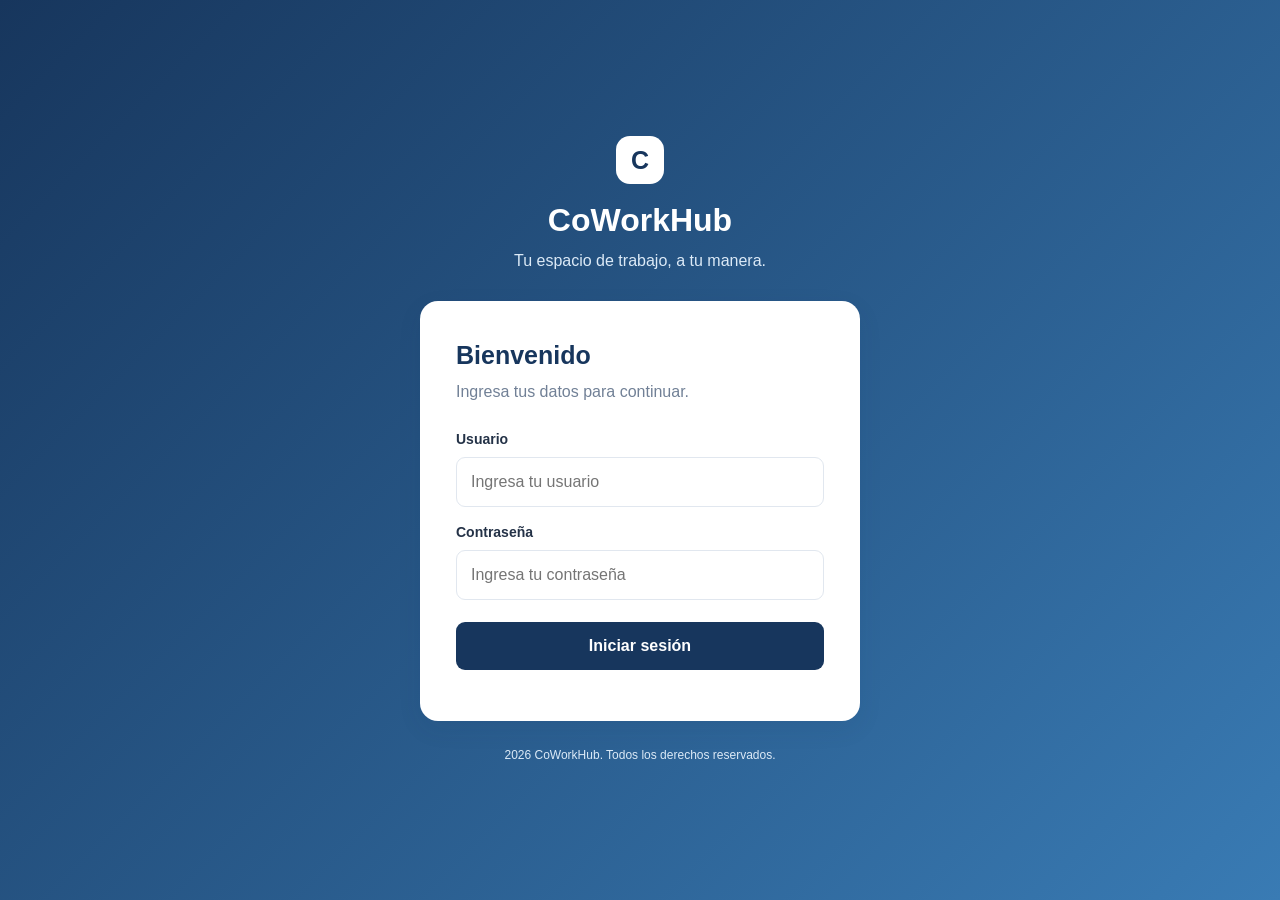
<file: frontend/index.html>
<!DOCTYPE html>
<html lang="en">
<head>
    <meta charset="UTF-8">
    <meta name="viewport" content="width=device-width, initial-scale=1.0">
    <title>CoWorkHub | Iniciar Sesión</title>
    <link rel="stylesheet" href="css/styles.css">
    <script src="js/api.js" defer></script>
    <script src="js/auth.js" defer></script>
</head>
<body class="login-page">

    <main class="login-container">
        <section class="login-brand">
            <div class="brand-icon">C</div>
            <h1>CoWorkHub</h1>
            <p>Tu espacio de trabajo, a tu manera.</p>
        </section>

        <section class="login-card">
            <h2>Bienvenido</h2>
            <p class="subtitle">Ingresa tus datos para continuar.</p>

            <form id="loginForm">
                <label for="username">Usuario</label>
                <input
                    type="text"
                    id="username"
                    placeholder="Ingresa tu usuario"
                    required
                >

                <label for="password">Contraseña</label>
                <input
                    type="password"
                    id="password"
                    placeholder="Ingresa tu contraseña"
                    required
                >

                <button type="submit" class="btn-primary" id="loginButton">
                    Iniciar sesión
                </button>

                <p id="loginMessage" class="message"></p>
            </form>
        </section>

        <footer>2026 CoWorkHub. Todos los derechos reservados.</footer>
    </main>
</body>
</html>
</file>
<file: frontend/css/styles.css>
/* CONFIGURACIÓN GENERAL */
:root {
    --primary: #17365D;
    --secondary: #245B91;
    --light-blue: #EAF2FA;
    --background: #F5F7FB;
    --white: #FFFFFF;
    --text: #243247;
    --muted: #718096;
    --border: #E1E7EF;
    --success: #16865B;
    --danger: #C03945;
    --shadow: 0 8px 24px rgba(23, 54, 93, 0.08);
}

* {
    box-sizing: border-box;
    margin: 0;
    padding: 0;
}

body {
    font-family: Arial, Helvetica, sans-serif;
    color: var(--text);
    background: var(--background);
    line-height: 1.5;
}

a {
    color: inherit;
    text-decoration: none;
}

button, input {
    font: inherit;
}

/* INICIO DE SESIÓN */

.login-page {
    min-height: 100vh;
    display: flex;
    justify-content: center;
    align-items: center;
    padding: 24px;
    background: linear-gradient(135deg, #17365D, #397BB4);
}

.login-container {
    width: 100%;
    max-width: 440px;
    text-align: center;
}

.login-brand {
    color: var(--white);
    margin-bottom: 28px;
}

.login-brand h1 {
    font-size: 32px;
    margin-top: 12px;
}

.login-brand p {
    color: #DCEAF7;
    margin-top: 5px;
}

.brand-icon {
    width: 48px;
    height: 48px;
    display: flex;
    align-items: center;
    justify-content: center;
    border-radius: 14px;
    background: var(--secondary);
    color: var(--white);
    font-size: 25px;
    font-weight: bold;
}

.login-brand .brand-icon {
    margin: auto;
    background: var(--white);
    color: var(--primary);
}

.login-card {
    padding: 36px;
    background: var(--white);
    border-radius: 18px;
    box-shadow: var(--shadow);
    text-align: left;
}

.login-card h2 {
    font-size: 25px;
    color: var(--primary);
}

.subtitle {
    color: var(--muted);
    margin: 5px 0 25px;
}

/* FORMULARIOS */

label {
    display: block;
    font-weight: 600;
    font-size: 14px;
    margin: 15px 0 7px;
}

input {
    width: 100%;
    padding: 12px 14px;
    border: 1px solid var(--border);
    border-radius: 9px;
    background: var(--white);
    outline: none;
}

input:focus {
    border-color: var(--secondary);
    box-shadow: 0 0 0 3px rgba(36, 91, 145, 0.12);
}

.btn-primary,
.btn-secondary,
.btn-logout {
    border: none;
    border-radius: 9px;
    padding: 12px 18px;
    cursor: pointer;
    font-weight: 600;
    transition: 0.2s;
}

.btn-primary {
    width: 100%;
    margin-top: 22px;
    background: var(--primary);
    color: var(--white);
}

.btn-primary:hover {
    background: var(--secondary);
}

.btn-secondary {
    background: var(--light-blue);
    color: var(--primary);
    margin: 12px 0;
}

.btn-secondary:hover {
    background: #D8E8F7;
}

.btn-logout {
    width: 100%;
    color: var(--white);
    background: rgba(255, 255, 255, 0.13);
    margin-top: auto;
}

.btn-logout:hover {
    background: rgba(255, 255, 255, 0.23);
}

.message {
    margin-top: 15px;
    font-size: 14px;
}

.message.error {
    color: var(--danger);
}

.message.success {
    color: var(--success);
}

.login-container footer {
    color: #DCEAF7;
    font-size: 12px;
    margin-top: 25px;
}

/* ESTRUCTURA PRINCIPAL */

.app-page {
    min-height: 100vh;
}

.sidebar {
    width: 250px;
    position: fixed;
    inset: 0 auto 0 0;
    padding: 26px 18px;
    display: flex;
    flex-direction: column;
    gap: 35px;
    background: var(--primary);
    color: var(--white);
}

.sidebar-brand {
    display: flex;
    align-items: center;
    gap: 12px;
}

.sidebar-brand h2 {
    font-size: 20px;
}

.sidebar-brand .brand-icon {
    background: var(--white);
    color: var(--primary);
}

.sidebar nav {
    display: grid;
    gap: 9px;
}

.nav-link {
    padding: 12px 14px;
    border-radius: 9px;
    color: #DCEAF7;
    font-size: 14px;
}

.nav-link:hover,
.nav-link.active {
    color: var(--white);
    background: rgba(255, 255, 255, 0.16);
}

.main-content {
    margin-left: 250px;
    padding: 35px;
    min-height: 100vh;
}

.topbar {
    display: flex;
    align-items: center;
    justify-content: space-between;
    gap: 15px;
    margin-bottom: 30px;
}

.topbar h1 {
    font-size: 28px;
    color: var(--primary);
}

.topbar p {
    color: var(--muted);
    margin-top: 4px;
}

.user-label {
    background: var(--light-blue);
    color: var(--primary);
    padding: 9px 15px;
    border-radius: 30px;
    font-size: 13px;
    font-weight: 600;
}

/* PANEL PRINCIPAL */

.welcome-banner {
    padding: 30px;
    border-radius: 16px;
    color: var(--white);
    background: linear-gradient(120deg, #17365D, #397BB4);
    box-shadow: var(--shadow);
}

.welcome-banner h2 {
    font-size: 24px;
    margin-bottom: 8px;
}

.welcome-banner p {
    color: #E1EDF8;
}

.stats-grid {
    display: grid;
    grid-template-columns: repeat(3, 1fr);
    gap: 18px;
    margin: 25px 0 35px;
}

.stat-card,
.quick-card,
.form-card,
.catalog-card,
.booking-card {
    background: var(--white);
    border: 1px solid var(--border);
    border-radius: 13px;
    padding: 22px;
    box-shadow: var(--shadow);
}

.stat-card h3 {
    margin: 10px 0 5px;
    font-size: 15px;
}

.stat-card p {
    color: var(--secondary);
    font-size: 25px;
    font-weight: bold;
}

.stat-icon {
    font-size: 25px;
    color: var(--secondary);
}

.content-section {
    margin-top: 30px;
}

.content-section h2 {
    color: var(--primary);
    font-size: 21px;
    margin-bottom: 15px;
}

.section-heading {
    margin-bottom: 15px;
}

.section-heading p {
    color: var(--muted);
}

.quick-grid,
.catalog-grid {
    display: grid;
    grid-template-columns: repeat(2, minmax(0, 1fr));
    gap: 18px;
}

.quick-card {
    display: block;
    transition: transform 0.2s;
}

.quick-card:hover {
    transform: translateY(-3px);
}

.quick-card span {
    font-size: 28px;
    color: var(--secondary);
}

.quick-card h3 {
    color: var(--primary);
    margin: 10px 0 5px;
}

.quick-card p {
    color: var(--muted);
    font-size: 14px;
}

/* FORMULARIO DE RESERVAS */

.form-card {
    max-width: 850px;
}

.form-grid {
    display: grid;
    grid-template-columns: repeat(2, minmax(0, 1fr));
    gap: 5px 20px;
}

.form-card .btn-primary {
    max-width: 230px;
}

/* LISTADOS */

.data-list {
    display: grid;
    gap: 14px;
    margin-top: 15px;
}

.booking-card h3,
.catalog-card h3 {
    color: var(--primary);
    margin-bottom: 8px;
}

.booking-card p,
.catalog-card p {
    color: var(--muted);
    font-size: 14px;
    overflow-wrap: anywhere;
}

.catalog-card {
    min-width: 0;
}

/* ADAPTACIÓN A PANTALLAS PEQUEÑAS */

@media (max-width: 850px) {
    .sidebar {
        width: 190px;
    }

    .main-content {
        margin-left: 190px;
        padding: 24px;
    }

    .stats-grid {
        grid-template-columns: 1fr;
    }
}

@media (max-width: 600px) {
    .sidebar {
        position: static;
        width: 100%;
        min-height: auto;
    }

    .sidebar nav {
        grid-template-columns: repeat(3, 1fr);
    }

    .nav-link {
        text-align: center;
        padding: 10px 5px;
        font-size: 12px;
    }

    .main-content {
        margin-left: 0;
        padding: 20px;
    }

    .topbar {
        align-items: flex-start;
        flex-direction: column;
    }

    .quick-grid,
    .catalog-grid,
    .form-grid {
        grid-template-columns: 1fr;
    }

    .login-card {
        padding: 25px;
    }
}


/* GESTIÓN DE MIEMBROS */

/* Encabezado de la sección */
.section-header {
    display: flex;
    justify-content: space-between;
    align-items: center;
    gap: 20px;
    margin-bottom: 22px;
}

.section-header h2 {
    margin-bottom: 5px;
}

.section-header p {
    color: var(--muted);
    font-size: 14px;
}

/* Botón para agregar miembros */
.section-header .btn-primary {
    width: auto;
    min-width: 160px;
    margin-top: 0;
    white-space: nowrap;
}

/* Contenedor de la tabla */
.table-container {
    width: 100%;
    overflow-x: auto;
    background: var(--white);
    border: 1px solid var(--border);
    border-radius: 13px;
    box-shadow: var(--shadow);
}

/* Tabla */
.data-table {
    width: 100%;
    border-collapse: collapse;
    text-align: left;
}

/* Encabezados */
.data-table thead {
    background: var(--light-blue);
}

.data-table th {
    padding: 16px;
    color: var(--primary);
    font-size: 13px;
    font-weight: 700;
    white-space: nowrap;
    border-bottom: 1px solid var(--border);
}

/* Celdas */
.data-table td {
    padding: 15px 16px;
    font-size: 13px;
    border-bottom: 1px solid var(--border);
    white-space: nowrap;
}

/* Filas */
.data-table tbody tr {
    transition: background 0.2s;
}

.data-table tbody tr:hover {
    background: #F8FAFD;
}

.data-table tbody tr:last-child td {
    border-bottom: none;
}

/* Identificador */
.data-table td:first-child {
    color: var(--muted);
    font-weight: 600;
}

/* Nombre del miembro */
.data-table td:nth-child(3) {
    color: var(--primary);
    font-weight: 600;
}

/* Etiquetas de estado */
.member-status {
    display: inline-block;
    padding: 5px 11px;
    border-radius: 20px;
    font-size: 12px;
    font-weight: 700;
}

.member-status.active {
    color: var(--success);
    background: #E5F5ED;
}

.member-status.suspended {
    color: var(--danger);
    background: #FCEBED;
}

/* Mensajes de la sección */
.message-info,
.message-error {
    padding: 12px 15px;
    margin-bottom: 15px;
    border-radius: 9px;
    font-size: 14px;
}

.message-info {
    color: var(--secondary);
    background: var(--light-blue);
}

.message-error {
    color: var(--danger);
    background: #FCEBED;
}

/* Adaptación a pantallas pequeñas */
@media (max-width: 850px) {
    .section-header {
        align-items: flex-start;
        flex-direction: column;
    }

    .section-header .btn-primary {
        width: 100%;
    }
}


/* MODAL DE MIEMBROS */

.modal-overlay[hidden] {
    display: none;
}

.modal-overlay {
    position: fixed;
    inset: 0;
    z-index: 1000;
    display: flex;
    justify-content: center;
    align-items: center;
    padding: 20px;
    background: rgba(15, 35, 60, 0.55);
}

.modal-card {
    width: 100%;
    max-width: 520px;
    max-height: 90vh;
    overflow-y: auto;
    padding: 28px;
    border-radius: 16px;
    background: var(--white);
    box-shadow: var(--shadow);
}

.modal-header {
    display: flex;
    justify-content: space-between;
    align-items: flex-start;
    margin-bottom: 15px;
}

.modal-header h2 {
    color: var(--primary);
    font-size: 22px;
}

.modal-header p {
    color: var(--muted);
    font-size: 14px;
    margin-top: 4px;
}

.modal-close {
    border: none;
    background: transparent;
    color: var(--muted);
    font-size: 27px;
    cursor: pointer;
}

.modal-card select {
    width: 100%;
    padding: 12px 14px;
    border: 1px solid var(--border);
    border-radius: 9px;
    background: var(--white);
    color: var(--text);
    font: inherit;
}

.modal-card select:focus {
    outline: none;
    border-color: var(--secondary);
    box-shadow: 0 0 0 3px rgba(36, 91, 145, 0.12);
}

.modal-actions {
    display: flex;
    justify-content: flex-end;
    gap: 12px;
    margin-top: 20px;
}

.modal-actions .btn-primary,
.modal-actions .btn-secondary {
    width: auto;
    margin: 0;
}

.modal-actions .btn-primary {
    min-width: 155px;
}

#formMessage {
    margin-top: 12px;
    font-size: 13px;
}

@media (max-width: 600px) {
    .modal-card {
        padding: 20px;
    }

    .modal-actions {
        flex-direction: column-reverse;
    }

    .modal-actions button {
        width: 100%;
    }
}
</file>
